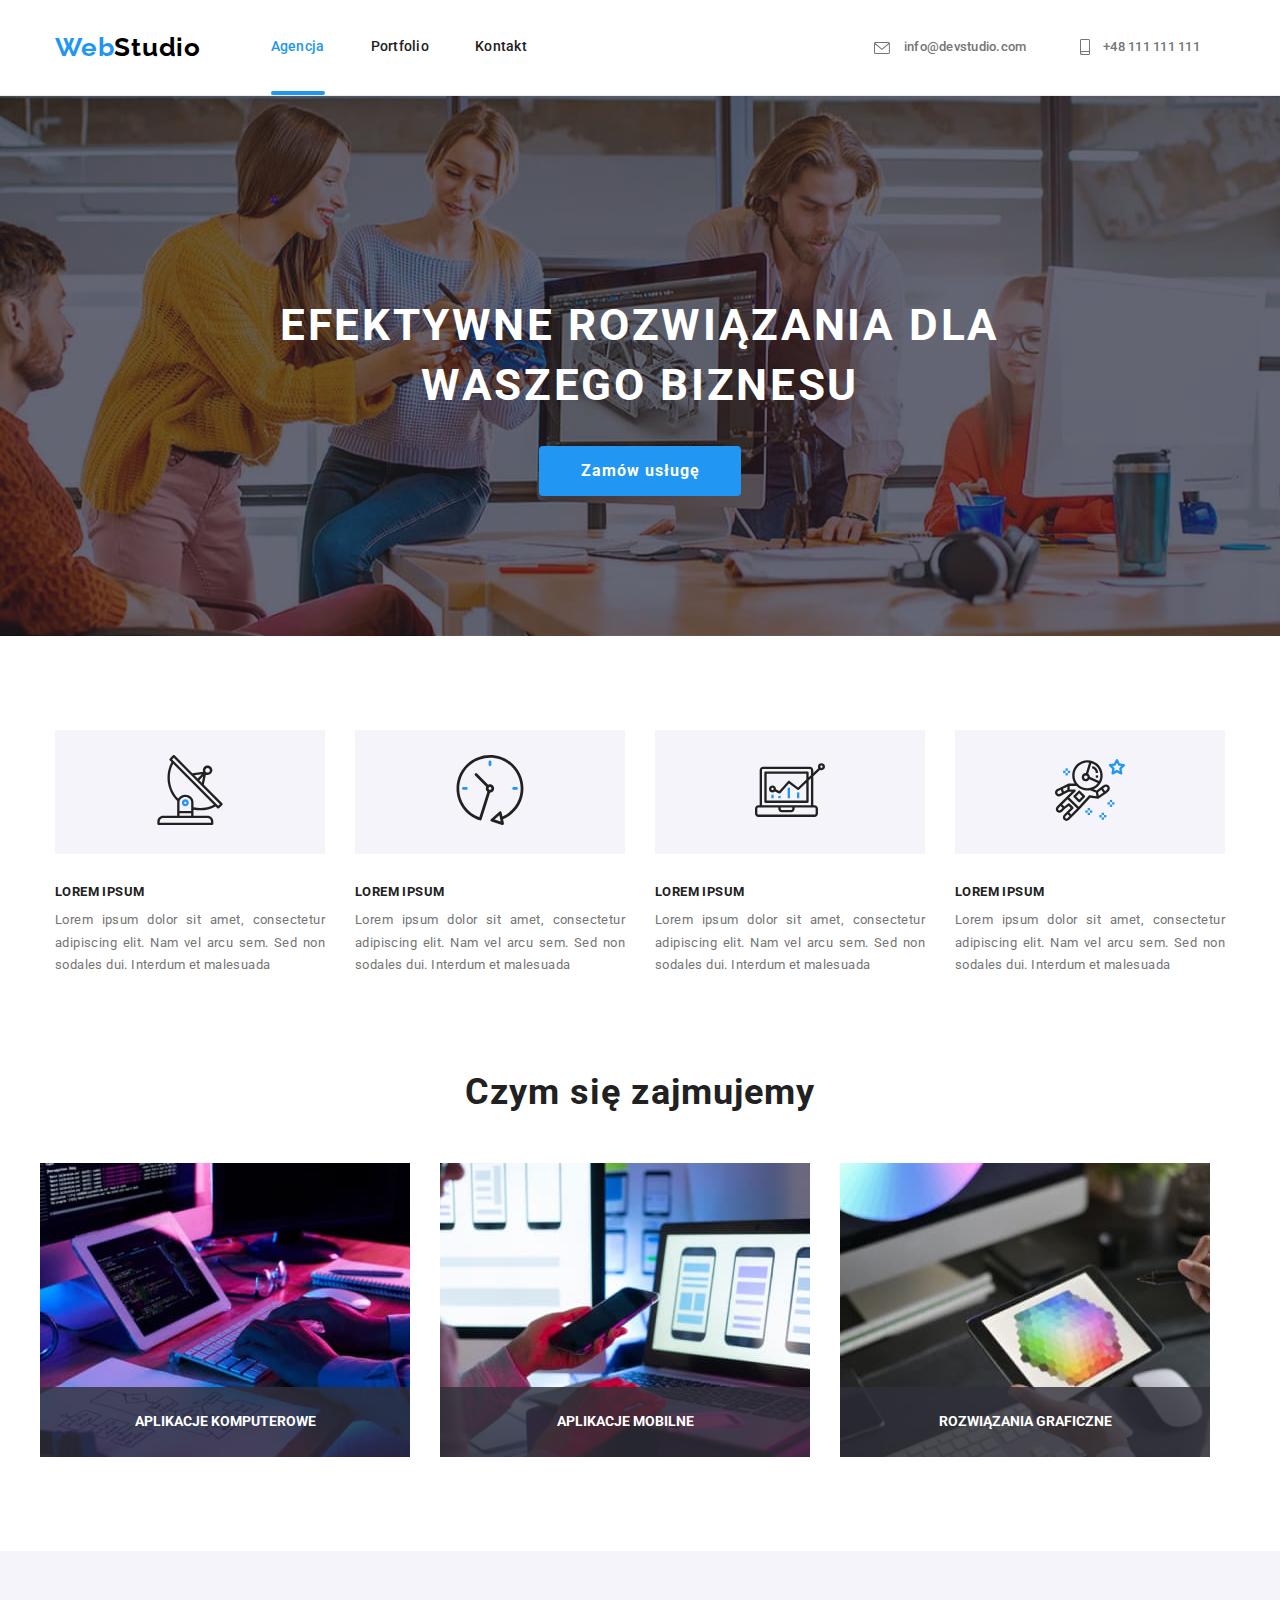
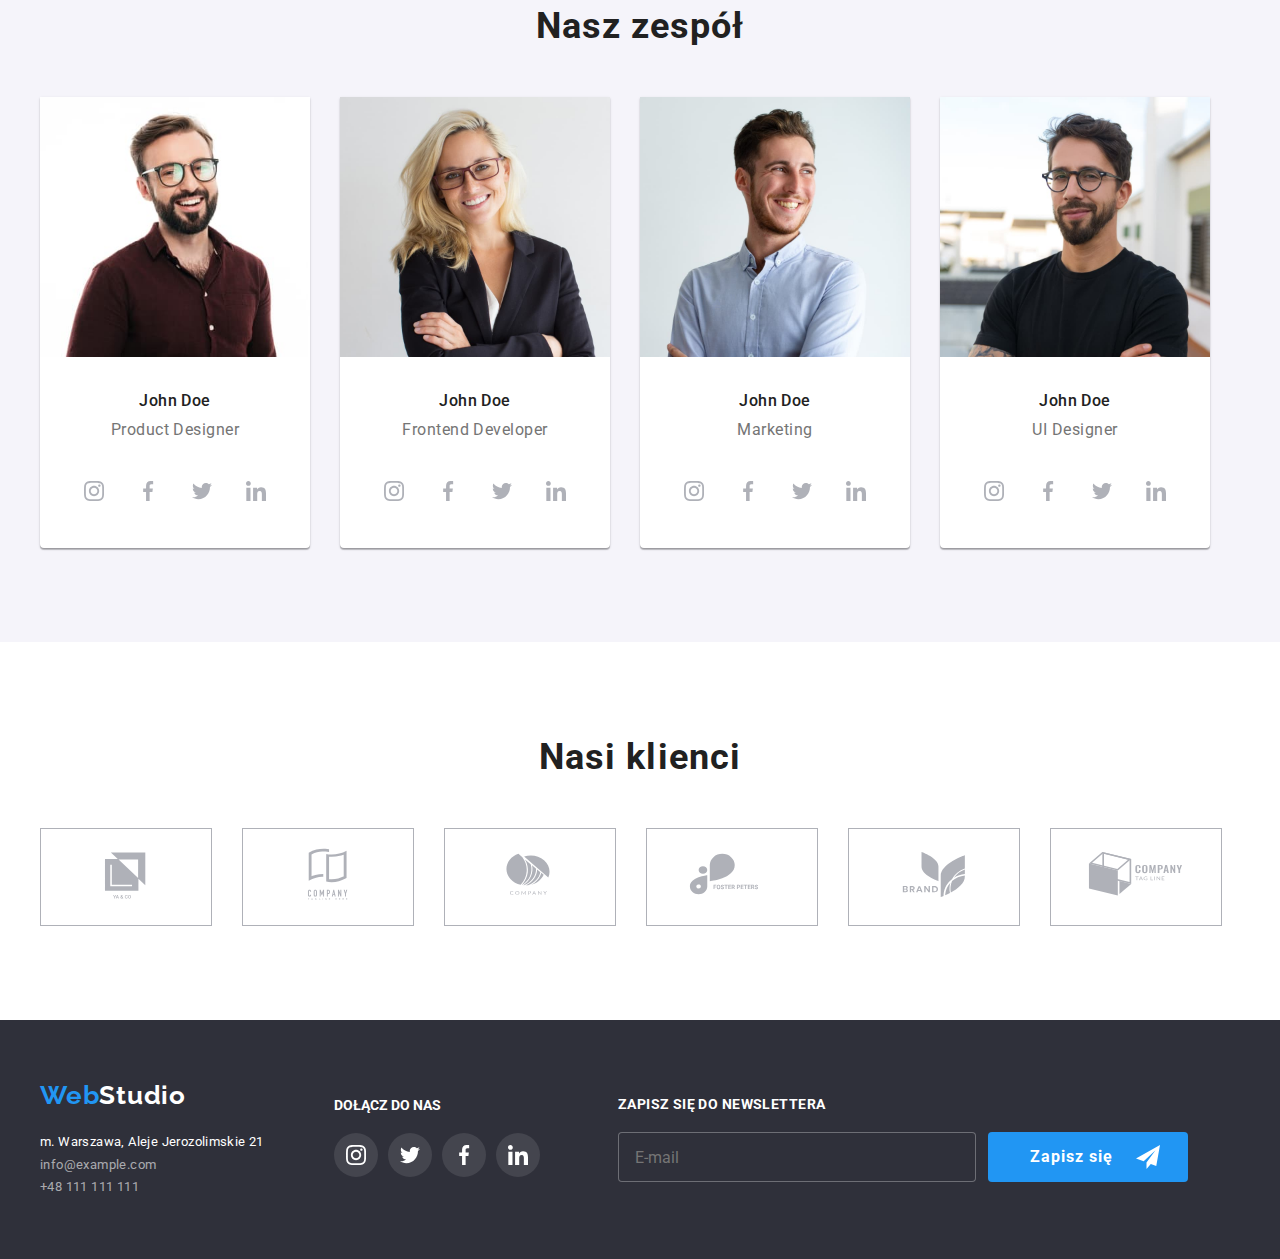
<file: index.html>
<!DOCTYPE html>
<html lang="pl">
  <head>
    <meta charset="UTF-8" />
    <meta http-equiv="X-UA-Compatible" content="IE=edge" />
    <meta name="viewport" content="width=device-width, initial-scale=1.0" />
    <title>Web Studio</title>
    <link
      rel="stylesheet"
      href="https://cdnjs.cloudflare.com/ajax/libs/modern-normalize/1.0.0/modern-normalize.min.css"
    />
    <link rel="stylesheet" href="css/main.min.css" />
    <link rel="preconnect" href="https://fonts.googleapis.com" />
    <link rel="preconnect" href="https://fonts.gstatic.com" crossorigin />
    <link
      href="https://fonts.googleapis.com/css2?family=Raleway:wght@700&family=Roboto:wght@400;500;700;900&display=swap"
      rel="stylesheet"
    />
  </head>
  <body>
    <header class="header">
      <div class="header__container">
        <div class="nav-main">
          <a class="nav-main__logo" href="index.html"
            ><span class="nav-main__logo nav-main__logo--color">Web</span
            >Studio</a
          >
          <nav>
            <ul class="nav-list">
              <li class="nav-list__item">
                <a
                  class="nav-list__link nav-list__link--agency-active"
                  href="index.html"
                  >Agencja</a
                >
              </li>
              <li class="nav-list__item">
                <a class="nav-list__link" href="portfolio.html">Portfolio</a>
              </li>
              <li class="nav-list__item">
                <a class="nav-list__link" href="#">Kontakt</a>
              </li>
            </ul>
          </nav>
        </div>
        <div class="contact">
          <a class="contact__item" href="mailto:info@devstudio.com">
            <svg
              class="contact__icon contact__icon--envelope"
              width="16"
              height="12"
            >
              <use href="./images/icons.svg#icon-envelope"></use>
            </svg>
            info@devstudio.com</a
          >
          <a class="contact__item" href="tel:+48111111111">
            <svg
              class="contact__icon contact__icon--smartphone"
              width="10"
              height="16"
            >
              <use href="./images/icons.svg#icon-smartphone"></use>
            </svg>
            +48 111 111 111</a
          >
        </div>
      </div>
    </header>
    <main>
      <section class="main-header">
        <div class="main-header__container">
          <h1 class="main-header__caption">
            Efektywne rozwiązania dla waszego biznesu
          </h1>
          <button class="main-header__button" type="button" data-modal-open>
            Zamów usługę
          </button>
          <div class="backdrop is-hidden" data-modal>
            <div class="modal">
              <button class="modal__btn-close" data-modal-close>&times;</button>
              <p class="modal__title">Zostaw swoje dane w formularzu poniżej</p>
              <form name="contact-form" class="modal-form">
                <label class="modal-form__label">
                  <svg class="modal-form__icon" width="20" height="20">
                    <use
                      href="./images/icons.svg#icon-person-black-18dp-1"
                    ></use>
                  </svg>
                  <span class="modal-form__name">Imię</span>
                  <input
                    type="text"
                    name="contact-name"
                    class="modal-form__input"
                    required
                  />
                </label>
                <label class="modal-form__label">
                  <svg class="modal-form__icon" width="20" height="20">
                    <use
                      href="./images/icons.svg#icon-phone-black-18dp-1"
                    ></use>
                  </svg>
                  <span class="modal-form__name">Telefon</span>
                  <input
                    type="tel"
                    name="contact-phone"
                    class="modal-form__input"
                    required
                    pattern="[0-9]{9}"
                  />
                </label>
                <label class="modal-form__label">
                  <svg class="modal-form__icon" width="20" height="20">
                    <use
                      href="./images/icons.svg#icon-email-black-18dp-1"
                    ></use>
                  </svg>
                  <span class="modal-form__name">Email</span>
                  <input
                    type="email"
                    name="contact-email"
                    class="modal-form__input"
                    required
                  />
                </label>
                <label class="modal-form__label">
                  <span class="modal-form__name">Komentarz</span>
                  <textarea
                    name="contact-coment"
                    placeholder="Wprowadź tekst"
                    class="modal-form__input modal-form__textarea"
                  ></textarea>
                </label>
                <div class="checkbox">
                  <label class="checkbox__item">
                    <input
                      class="checkbox__input"
                      type="checkbox"
                      name="regulations-and-privacy-policy"
                      value="accepted"
                      required
                    />
                    <svg class="accepted" width="16px" height="15px">
                      <use href="./images/icons.svg#icon-icon-check"></use>
                    </svg>
                    <svg class="not-accepted" width="16px" height="15px">
                      <use href="./images/icons.svg#icon-Vector"></use>
                    </svg>

                    <span
                      >Oświadczam, iż akceptuję <a href="#">Regulamin</a> i
                      <a href="#">Politykę Prywatności</a>.</span
                    ></label
                  >
                </div>
                <button type="submit" class="modal-form__button">Wyślij</button>
              </form>
            </div>
          </div>
        </div>
      </section>
      <section class="advantages">
        <div class="advantages__container">
          <ul class="description-list">
            <li>
              <div class="description-list__icon">
                <svg width="70" height="70">
                  <use href="./images/icons.svg#icon-antenna-1-1"></use>
                </svg>
              </div>
              <hgroup>
                <h2 class="description-list__header">Lorem Ipsum</h2>
                <p class="description-list__item">
                  Lorem ipsum dolor sit amet, consectetur adipiscing elit. Nam
                  vel arcu sem. Sed non sodales dui. Interdum et malesuada
                </p>
              </hgroup>
            </li>
            <li>
              <div class="description-list__icon">
                <svg width="70" height="70">
                  <use href="./images/icons.svg#icon-clock-1-1"></use>
                </svg>
              </div>
              <hgroup>
                <h2 class="description-list__header">Lorem Ipsum</h2>
                <p class="description-list__item">
                  Lorem ipsum dolor sit amet, consectetur adipiscing elit. Nam
                  vel arcu sem. Sed non sodales dui. Interdum et malesuada
                </p>
              </hgroup>
            </li>
            <li>
              <div class="description-list__icon">
                <svg width="70" height="70">
                  <use href="./images/icons.svg#icon-diagram-1-1"></use>
                </svg>
              </div>
              <hgroup>
                <h2 class="description-list__header">Lorem Ipsum</h2>
                <p class="description-list__item">
                  Lorem ipsum dolor sit amet, consectetur adipiscing elit. Nam
                  vel arcu sem. Sed non sodales dui. Interdum et malesuada
                </p>
              </hgroup>
            </li>
            <li>
              <div class="description-list__icon">
                <svg width="70" height="70">
                  <use href="./images/icons.svg#icon-astronaut-1-1"></use>
                </svg>
              </div>
              <hgroup>
                <h2 class="description-list__header">Lorem Ipsum</h2>
                <p class="description-list__item">
                  Lorem ipsum dolor sit amet, consectetur adipiscing elit. Nam
                  vel arcu sem. Sed non sodales dui. Interdum et malesuada
                </p>
              </hgroup>
            </li>
          </ul>
        </div>
      </section>
      <section class="tasks">
        <div class="tasks__container">
          <h2 class="tasks__item">Czym się zajmujemy</h2>
          <ul class="tasks-photos">
            <li>
              <div class="tasks-photos__box-title">
                <img
                  class="tasks-photos__item"
                  src="images/tasks/computer-apps.jpg"
                  alt="Osoba zajmująca się kodowaniem"
                />
                <div class="box-title">
                  <p class="box-title__text">Aplikacje komputerowe</p>
                </div>
              </div>
            </li>
            <li>
              <div class="tasks-photos__box-title">
                <img
                  class="tasks-photos__item"
                  src="images/tasks/mobile-apps.jpg"
                  alt="Mężczyzna trzymający telefon, pracujący na laptopie"
                />
                <div class="box-title">
                  <p class="box-title__text">Aplikacje mobilne</p>
                </div>
              </div>
            </li>
            <li>
              <div class="tasks-photos__box-title">
                <img
                  class="tasks-photos__item"
                  src="images/tasks/graphic-solutions.jpg"
                  alt="Tablet z paletą barw"
                />
                <div class="box-title">
                  <p class="box-title__text">Rozwiązania graficzne</p>
                </div>
              </div>
            </li>
          </ul>
        </div>
      </section>
      <section class="team">
        <div class="team__container">
          <h2 class="team__header">Nasz zespół</h2>
          <ul class="team-photos">
            <li>
              <figure class="team-photos__border">
                <img
                  src="images/members/product-designer.jpg"
                  alt="John Doe - Product Designer"
                  width="270"
                  height="260"
                />
                <figcaption>
                  <div class="employee">John Doe</div>
                  <div class="employee__job-position">Product Designer</div>
                  <ul class="team-social">
                    <li>
                      <a href="#" class="team-social__link" target="blank">
                        <svg class="team-social__icon" width="44" height="44">
                          <use
                            href="images/icons.svg#icon-instagram-2"
                            width="20"
                            height="20"
                            x="12"
                            y="12"
                          ></use>
                        </svg>
                      </a>
                    </li>
                    <li>
                      <a href="#" class="team-social__link" target="blank">
                        <svg class="team-social__icon" width="44" height="44">
                          <use
                            href="images/icons.svg#icon-facebook-1"
                            width="20"
                            height="20"
                            x="12"
                            y="12"
                          ></use>
                        </svg>
                      </a>
                    </li>
                    <li>
                      <a href="#" class="team-social__link" target="blank">
                        <svg class="team-social__icon" width="44" height="44">
                          <use
                            href="images/icons.svg#icon-twitter-1"
                            width="20"
                            height="20"
                            x="12"
                            y="12"
                          ></use>
                        </svg>
                      </a>
                    </li>
                    <li>
                      <a href="#" class="team-social__link" target="blank">
                        <svg class="team-social__icon" width="44" height="44">
                          <use
                            href="images/icons.svg#icon-linkedin-1"
                            width="20"
                            height="20"
                            x="12"
                            y="12"
                          ></use>
                        </svg>
                      </a>
                    </li>
                  </ul>
                </figcaption>
              </figure>
            </li>
            <li>
              <figure class="team-photos__border">
                <img
                  src="images/members/frontend-developer.jpg"
                  alt="John Doe - Frontend Developer"
                  width="270"
                  height="260"
                />
                <figcaption>
                  <div class="employee">John Doe</div>
                  <div class="employee__job-position">Frontend Developer</div>
                  <ul class="team-social">
                    <li>
                      <a href="#" class="team-social__link" target="blank">
                        <svg class="team-social__icon" width="44" height="44">
                          <use
                            class="team-icon"
                            href="images/icons.svg#icon-instagram-2"
                            width="20"
                            height="20"
                            x="12"
                            y="12"
                          ></use>
                        </svg>
                      </a>
                    </li>
                    <li>
                      <a href="#" class="team-social__link" target="blank">
                        <svg class="team-social__icon" width="44" height="44">
                          <use
                            href="images/icons.svg#icon-facebook-1"
                            width="20"
                            height="20"
                            x="12"
                            y="12"
                          ></use>
                        </svg>
                      </a>
                    </li>
                    <li>
                      <a href="#" class="team-social__link" target="blank">
                        <svg class="team-social__icon" width="44" height="44">
                          <use
                            href="images/icons.svg#icon-twitter-1"
                            width="20"
                            height="20"
                            x="12"
                            y="12"
                          ></use>
                        </svg>
                      </a>
                    </li>
                    <li>
                      <a href="#" class="team-social__link" target="blank">
                        <svg class="team-social__icon" width="44" height="44">
                          <use
                            href="images/icons.svg#icon-linkedin-1"
                            width="20"
                            height="20"
                            x="12"
                            y="12"
                          ></use>
                        </svg>
                      </a>
                    </li>
                  </ul>
                </figcaption>
              </figure>
            </li>
            <li>
              <figure class="team-photos__border">
                <img
                  src="images/members/marketing.jpg"
                  alt="John Doe - Marketing"
                  width="270"
                  height="260"
                />
                <figcaption>
                  <div class="employee">John Doe</div>
                  <div class="employee__job-position">Marketing</div>
                  <ul class="team-social">
                    <li>
                      <a href="#" class="team-social__link" target="blank">
                        <svg class="team-social__icon" width="44" height="44">
                          <use
                            class="team-icon"
                            href="images/icons.svg#icon-instagram-2"
                            width="20"
                            height="20"
                            x="12"
                            y="12"
                          ></use>
                        </svg>
                      </a>
                    </li>
                    <li>
                      <a href="#" class="team-social__link" target="blank">
                        <svg class="team-social__icon" width="44" height="44">
                          <use
                            href="images/icons.svg#icon-facebook-1"
                            width="20"
                            height="20"
                            x="12"
                            y="12"
                          ></use>
                        </svg>
                      </a>
                    </li>
                    <li>
                      <a href="#" class="team-social__link" target="blank">
                        <svg class="team-social__icon" width="44" height="44">
                          <use
                            href="images/icons.svg#icon-twitter-1"
                            width="20"
                            height="20"
                            x="12"
                            y="12"
                          ></use>
                        </svg>
                      </a>
                    </li>
                    <li>
                      <a href="#" class="team-social__link" target="blank">
                        <svg class="team-social__icon" width="44" height="44">
                          <use
                            href="images/icons.svg#icon-linkedin-1"
                            width="20"
                            height="20"
                            x="12"
                            y="12"
                          ></use>
                        </svg>
                      </a>
                    </li>
                  </ul>
                </figcaption>
              </figure>
            </li>
            <li>
              <figure class="team-photos__border">
                <img
                  src="images/members/ui-designer.jpg"
                  alt="John Doe - UI Designer"
                  width="270"
                  height="260"
                />
                <figcaption>
                  <div class="employee">John Doe</div>
                  <div class="employee__job-position">UI Designer</div>
                  <ul class="team-social">
                    <li>
                      <a href="#" class="team-social__link" target="blank">
                        <svg class="team-social__icon" width="44" height="44">
                          <use
                            class="team-icon"
                            href="images/icons.svg#icon-instagram-2"
                            width="20"
                            height="20"
                            x="12"
                            y="12"
                          ></use>
                        </svg>
                      </a>
                    </li>
                    <li>
                      <a href="#" class="team-social__link" target="blank">
                        <svg class="team-social__icon" width="44" height="44">
                          <use
                            href="images/icons.svg#icon-facebook-1"
                            width="20"
                            height="20"
                            x="12"
                            y="12"
                          ></use>
                        </svg>
                      </a>
                    </li>
                    <li>
                      <a href="#" class="team-social__link" target="blank">
                        <svg class="team-social__icon" width="44" height="44">
                          <use
                            href="images/icons.svg#icon-twitter-1"
                            width="20"
                            height="20"
                            x="12"
                            y="12"
                          ></use>
                        </svg>
                      </a>
                    </li>
                    <li>
                      <a href="#" class="team-social__link" target="blank">
                        <svg class="team-social__icon" width="44" height="44">
                          <use
                            href="images/icons.svg#icon-linkedin-1"
                            width="20"
                            height="20"
                            x="12"
                            y="12"
                          ></use>
                        </svg>
                      </a>
                    </li>
                  </ul>
                </figcaption>
              </figure>
            </li>
          </ul>
        </div>
      </section>
      <section class="clients">
        <h2 class="clients__header">Nasi klienci</h2>
        <ul class="clients-list">
          <li class="clients-list__item">
            <a href="#" class="clients-list__link" target="blank">
              <svg class="clients-list__icon" width="106" height="60">
                <use href="images/icons.svg#icon-yaco-logo"></use>
              </svg>
            </a>
          </li>
          <li class="clients-list__item">
            <a href="#" class="clients-list__link" target="blank">
              <svg class="clients-list__icon" width="106" height="60">
                <use href="images/icons.svg#icon-taglinehere-logo"></use>
              </svg>
            </a>
          </li>
          <li class="clients-list__item">
            <a href="#" class="clients-list__link" target="blank">
              <svg class="clients-list__icon" width="106" height="60">
                <use href="images/icons.svg#icon-company-logo"></use>
              </svg>
            </a>
          </li>
          <li class="clients-list__item">
            <a href="#" class="clients-list__link" target="blank">
              <svg class="clients-list__icon" width="106" height="60">
                <use href="images/icons.svg#icon-fosterpeters-logo"></use>
              </svg>
            </a>
          </li>
          <li class="clients-list__item">
            <a href="#" class="clients-list__link" target="blank">
              <svg class="clients-list__icon" width="106" height="60">
                <use href="images/icons.svg#icon-brand-logo"></use>
              </svg>
            </a>
          </li>
          <li class="clients-list__item">
            <a href="#" class="clients-list__link" target="blank">
              <svg class="clients-list__icon" width="106" height="60">
                <use href="images/icons.svg#icon-companytagline-logo"></use>
              </svg>
            </a>
          </li>
        </ul>
      </section>
    </main>
    <footer class="footer">
      <div class="footer__container">
        <div>
          <h2>
            <a class="footer-address" href="index.html"
              ><span class="nav-main__logo--color">Web</span>Studio</a
            >
          </h2>
          <address class="footer-item">
            <div class="footer-item__position">
              m. Warszawa, Aleje Jerozolimskie 21
            </div>
            <a class="footer-item__contact" href="info@example.com"
              >info@example.com</a
            ><br />
            <a class="footer-item__contact" href="tel:+48111111111"
              >+48 111 111 111</a
            >
          </address>
        </div>
        <div class="footer-social">
          <p class="footer-social__paragraph">Dołącz do nas</p>
          <ul class="footer-social__list">
            <li class="footer-social__item">
              <a href="#" class="footer-social__link" target="blank">
                <svg class="footer-social__icon" width="44" height="44">
                  <use
                    href="images/icons.svg#icon-instagram-2"
                    width="20"
                    height="20"
                    x="12"
                    y="12"
                  ></use>
                </svg>
              </a>
            </li>
            <li class="footer-social__item">
              <a href="#" class="footer-social__link" target="blank">
                <svg class="footer-social__icon" width="44" height="44">
                  <use
                    href="images/icons.svg#icon-twitter-1"
                    width="20"
                    height="20"
                    x="12"
                    y="12"
                  ></use>
                </svg>
              </a>
            </li>
            <li class="footer-social__item">
              <a href="#" class="footer-social__link" target="blank">
                <svg class="footer-social__icon" width="44" height="44">
                  <use
                    href="images/icons.svg#icon-facebook-1"
                    width="20"
                    height="20"
                    x="12"
                    y="12"
                  ></use>
                </svg>
              </a>
            </li>
            <li class="footer-social__item">
              <a href="#" class="footer-social__link" target="blank">
                <svg class="footer-social__icon" width="44" height="44">
                  <use
                    href="images/icons.svg#icon-linkedin-1"
                    width="20"
                    height="20"
                    x="12"
                    y="12"
                  ></use>
                </svg>
              </a>
            </li>
          </ul>
        </div>
        <div class="footer-form">
          <p class="footer-form__header">Zapisz się do newslettera</p>
          <form name="newsletter-form" class="footer-form__item">
            <label>
              <input
                class="footer-form__input"
                type="email"
                name="email"
                placeholder="E-mail"
                required
              />
            </label>
            <button class="footer-form__button" type="submit">
              <span>Zapisz się</span>
              <svg class="newsletter-icon" width="24" height="24">
                <use href="./images/icons.svg#icon-icon-send"></use>
              </svg>
            </button>
          </form>
        </div>
      </div>
    </footer>
    <script src="./js/modal.js"></script>
  </body>
</html>
</file>
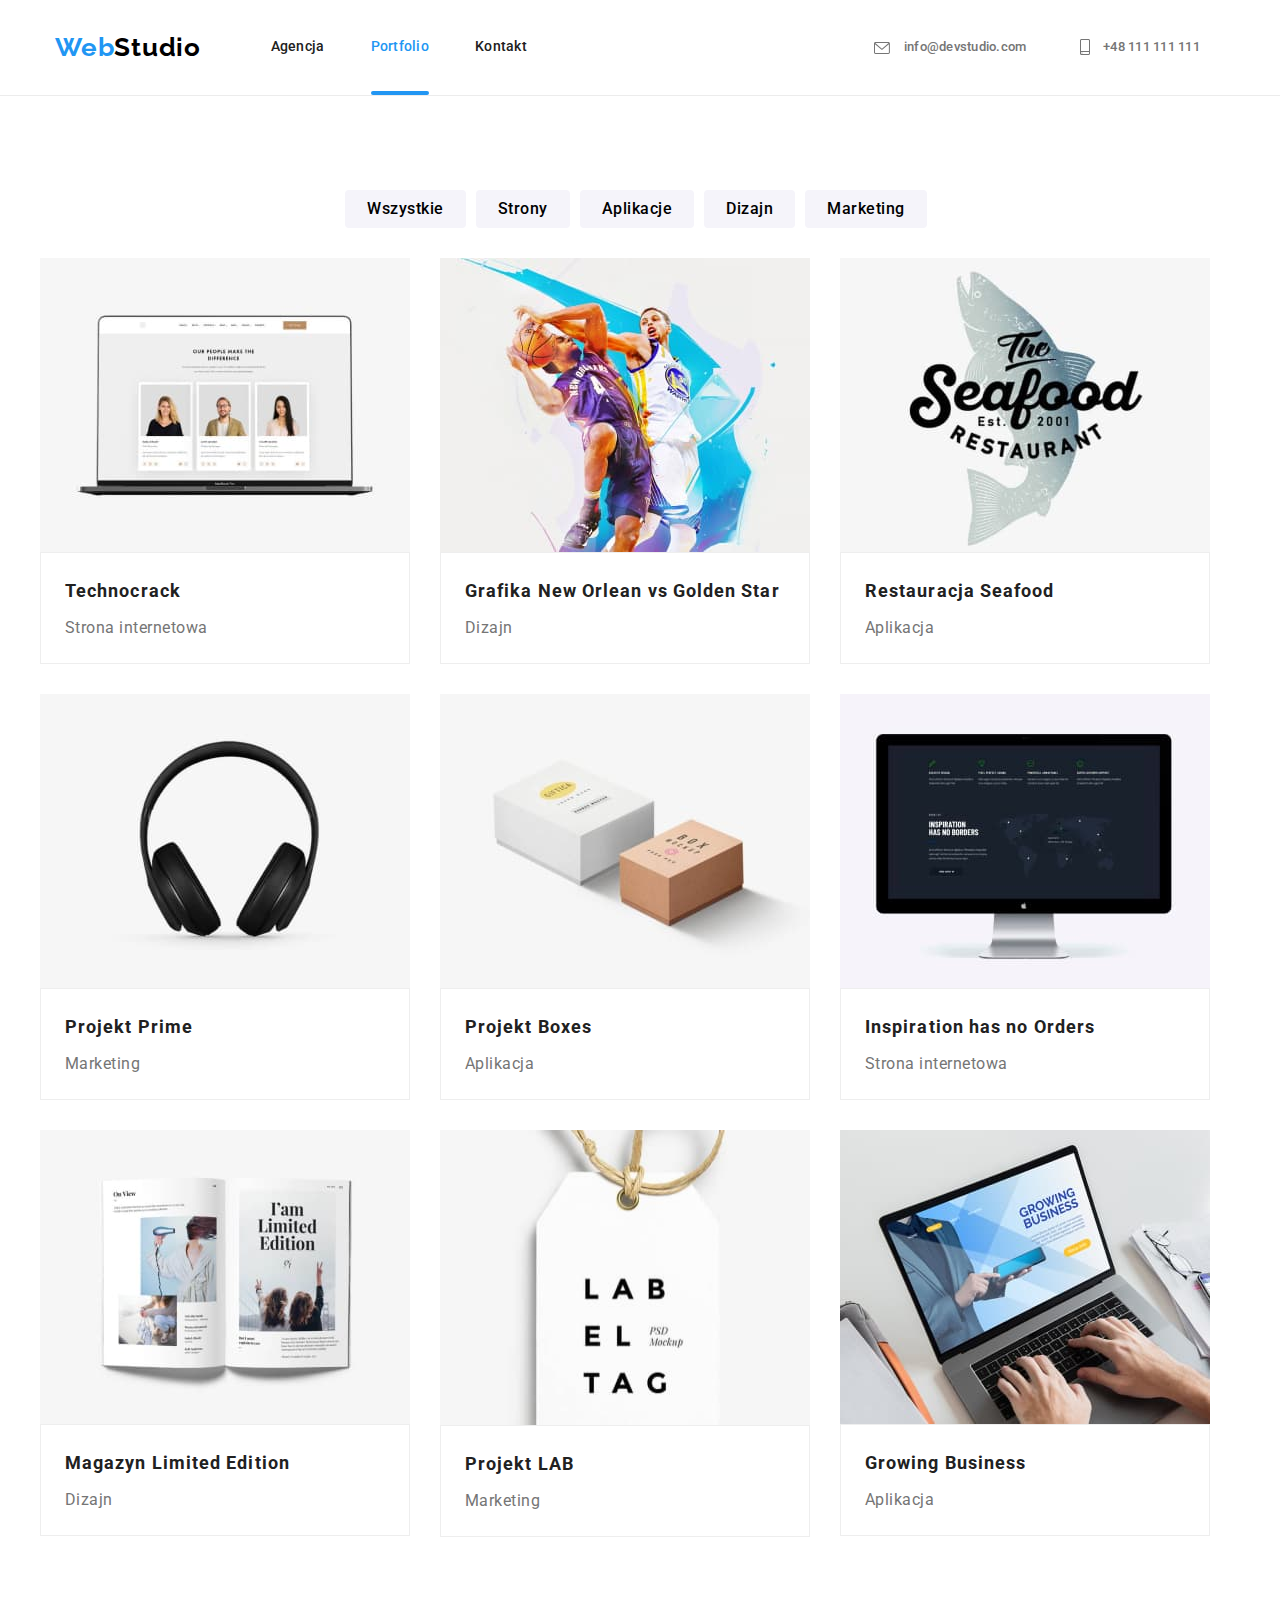
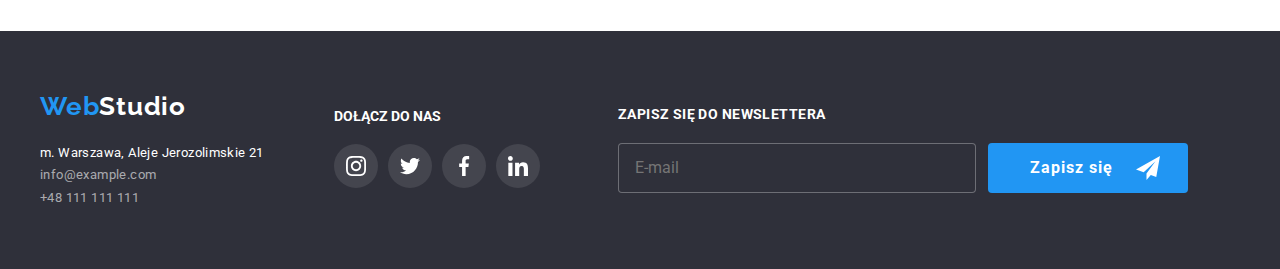
<file: portfolio.html>
<!DOCTYPE html>
<html lang="pl">
  <head>
    <meta charset="UTF-8" />
    <meta http-equiv="X-UA-Compatible" content="IE=edge" />
    <meta name="viewport" content="width=device-width, initial-scale=1.0" />
    <title>Web Studio</title>
    <link
      rel="stylesheet"
      href="https://cdnjs.cloudflare.com/ajax/libs/modern-normalize/1.0.0/modern-normalize.min.css"
    />
    <link rel="stylesheet" href="css/main.min.css" />
    <link rel="preconnect" href="https://fonts.googleapis.com" />
    <link rel="preconnect" href="https://fonts.gstatic.com" crossorigin />
    <link
      href="https://fonts.googleapis.com/css2?family=Raleway:wght@700&family=Roboto:wght@400;500;700;900&display=swap"
      rel="stylesheet"
    />
  </head>
  <body>
    <header class="header">
      <div class="header__container">
        <div class="nav-main">
          <a class="nav-main__logo" href="index.html"
            ><span class="nav-main__logo nav-main__logo--color">Web</span
            >Studio</a
          >
          <nav>
            <ul class="nav-list">
              <li class="nav-list__item">
                <a class="nav-list__link" href="index.html">Agencja</a>
              </li>
              <li class="nav-list__item">
                <a
                  class="nav-list__link nav-list__link--portfolio-active"
                  href="portfolio.html"
                  >Portfolio</a
                >
              </li>
              <li class="nav-list__item">
                <a class="nav-list__link" href="#">Kontakt</a>
              </li>
            </ul>
          </nav>
        </div>
        <div class="contact">
          <a class="contact__item" href="mailto:info@devstudio.com">
            <svg
              class="contact__icon contact__icon--envelope"
              width="16"
              height="12"
            >
              <use href="./images/icons.svg#icon-envelope"></use>
            </svg>
            info@devstudio.com</a
          >
          <a class="contact__item" href="tel:+48111111111">
            <svg
              class="contact__icon contact__icon--smartphone"
              width="10"
              height="16"
            >
              <use href="./images/icons.svg#icon-smartphone"></use>
            </svg>
            +48 111 111 111</a
          >
        </div>
      </div>
    </header>
    <main>
      <div class="portfolio">
        <div>
          <ul class="list-button">
            <li>
              <button class="list-button__item" type="button">Wszystkie</button>
            </li>
            <li>
              <button class="list-button__item" type="button">Strony</button>
            </li>
            <li>
              <button class="list-button__item" type="button">Aplikacje</button>
            </li>
            <li>
              <button class="list-button__item" type="button">Dizajn</button>
            </li>
            <li>
              <button class="list-button__item" type="button">Marketing</button>
            </li>
          </ul>
        </div>
        <div class="projects">
          <ul class="projects-list">
            <li class="projects-list__item">
              <figure>
                <div class="projects-photo">
                  <img
                    class="projects-photo__item"
                    src="images/projects/notebook.jpg"
                    alt="Laptop"
                    width="370"
                    height="294"
                  />
                  <div class="projects-photo__overlay">
                    <p>
                      Technocrack jest popularną platformą wykorzystywaną do
                      rozpowszechniania koronawirusa. Firmy wykorzystują tę
                      platformę do celów szpiegowskich i ataków na
                      niezabezpieczone serwery konkurencji.
                    </p>
                  </div>
                </div>
                <figcaption class="photo-sign">
                  <div class="photo-sign__item">Technocrack</div>
                  <div class="photo-sign__category">Strona internetowa</div>
                </figcaption>
              </figure>
            </li>
            <li class="projects-list__item">
              <figure>
                <div class="projects-photo">
                  <img
                    class="projects-photo__item"
                    src="images/projects/basketball.jpg"
                    alt="Koszykówka"
                    width="370"
                    height="294"
                  />
                  <div class="projects-photo__overlay">
                    <p>
                      Technocrack jest popularną platformą wykorzystywaną do
                      rozpowszechniania koronawirusa. Firmy wykorzystują tę
                      platformę do celów szpiegowskich i ataków na
                      niezabezpieczone serwery konkurencji.
                    </p>
                  </div>
                </div>
                <figcaption class="photo-sign">
                  <div class="photo-sign__item">
                    Grafika New Orlean vs Golden Star
                  </div>
                  <div class="photo-sign__category">Dizajn</div>
                </figcaption>
              </figure>
            </li>
            <li class="projects-list__item">
              <figure>
                <div class="projects-photo">
                  <img
                    class="projects-photo__item"
                    src="images/projects/logo.jpg"
                    alt="Logo restauracji Seafood"
                    width="370"
                    height="294"
                  />
                  <div class="projects-photo__overlay">
                    <p>
                      Technocrack jest popularną platformą wykorzystywaną do
                      rozpowszechniania koronawirusa. Firmy wykorzystują tę
                      platformę do celów szpiegowskich i ataków na
                      niezabezpieczone serwery konkurencji.
                    </p>
                  </div>
                </div>
                <figcaption class="photo-sign">
                  <div class="photo-sign__item">Restauracja Seafood</div>
                  <div class="photo-sign__category">Aplikacja</div>
                </figcaption>
              </figure>
            </li>
            <li class="projects-list__item">
              <figure>
                <div class="projects-photo">
                  <img
                    class="projects-photo__item"
                    src="images/projects/headphones.jpg"
                    alt="Słuchawki"
                    width="370"
                    height="294"
                  />
                  <div class="projects-photo__overlay">
                    <p>
                      Technocrack jest popularną platformą wykorzystywaną do
                      rozpowszechniania koronawirusa. Firmy wykorzystują tę
                      platformę do celów szpiegowskich i ataków na
                      niezabezpieczone serwery konkurencji.
                    </p>
                  </div>
                </div>
                <figcaption class="photo-sign">
                  <div class="photo-sign__item">Projekt Prime</div>
                  <div class="photo-sign__category">Marketing</div>
                </figcaption>
              </figure>
            </li>
            <li class="projects-list__item">
              <figure>
                <div class="projects-photo">
                  <img
                    class="projects-photo__item"
                    src="images/projects/boxes.jpg"
                    alt="Pudełka"
                    width="370"
                    height="294"
                  />
                  <div class="projects-photo__overlay">
                    <p>
                      Technocrack jest popularną platformą wykorzystywaną do
                      rozpowszechniania koronawirusa. Firmy wykorzystują tę
                      platformę do celów szpiegowskich i ataków na
                      niezabezpieczone serwery konkurencji.
                    </p>
                  </div>
                </div>
                <figcaption class="photo-sign">
                  <div class="photo-sign__item">Projekt Boxes</div>
                  <div class="photo-sign__category">Aplikacja</div>
                </figcaption>
              </figure>
            </li>
            <li class="projects-list__item">
              <figure>
                <div class="projects-photo">
                  <img
                    class="projects-photo__item"
                    src="images/projects/monitor.jpg"
                    alt="Monitor"
                    width="370"
                    height="294"
                  />
                  <div class="projects-photo__overlay">
                    <p>
                      Technocrack jest popularną platformą wykorzystywaną do
                      rozpowszechniania koronawirusa. Firmy wykorzystują tę
                      platformę do celów szpiegowskich i ataków na
                      niezabezpieczone serwery konkurencji.
                    </p>
                  </div>
                </div>
                <figcaption class="photo-sign">
                  <div class="photo-sign__item">Inspiration has no Orders</div>
                  <div class="photo-sign__category">Strona internetowa</div>
                </figcaption>
              </figure>
            </li>
            <li class="projects-list__item">
              <figure>
                <div class="projects-photo">
                  <img
                    class="projects-photo__item"
                    src="images/projects/book.jpg"
                    alt="Książka"
                    width="370"
                    height="294"
                  />
                  <div class="projects-photo__overlay">
                    <p>
                      Technocrack jest popularną platformą wykorzystywaną do
                      rozpowszechniania koronawirusa. Firmy wykorzystują tę
                      platformę do celów szpiegowskich i ataków na
                      niezabezpieczone serwery konkurencji.
                    </p>
                  </div>
                </div>
                <figcaption class="photo-sign">
                  <div class="photo-sign__item">Magazyn Limited Edition</div>
                  <div class="photo-sign__category">Dizajn</div>
                </figcaption>
              </figure>
            </li>
            <li class="projects-list__item">
              <figure>
                <div class="projects-photo">
                  <img
                    class="projects-photo__item"
                    src="images/projects/label.jpg"
                    alt="Etykieta"
                    width="370"
                    height="295"
                  />
                  <div class="projects-photo__overlay">
                    <p>
                      Technocrack jest popularną platformą wykorzystywaną do
                      rozpowszechniania koronawirusa. Firmy wykorzystują tę
                      platformę do celów szpiegowskich i ataków na
                      niezabezpieczone serwery konkurencji.
                    </p>
                  </div>
                </div>
                <figcaption class="photo-sign">
                  <div class="photo-sign__item">
                    Projekt
                    <span class="photo-sign__item photo-sign__item--uppercase"
                      >Lab</span
                    >
                  </div>
                  <div class="photo-sign__category">Marketing</div>
                </figcaption>
              </figure>
            </li>
            <li class="projects-list__item">
              <figure>
                <div class="projects-photo">
                  <img
                    class="projects-photo__item"
                    src="images/projects/notebook2.jpg"
                    alt="Praca na laptopie"
                    width="370"
                    height="294"
                  />
                  <div class="projects-photo__overlay">
                    <p>
                      Technocrack jest popularną platformą wykorzystywaną do
                      rozpowszechniania koronawirusa. Firmy wykorzystują tę
                      platformę do celów szpiegowskich i ataków na
                      niezabezpieczone serwery konkurencji.
                    </p>
                  </div>
                </div>
                <figcaption class="photo-sign">
                  <div class="photo-sign__item">Growing Business</div>
                  <div class="photo-sign__category">Aplikacja</div>
                </figcaption>
              </figure>
            </li>
          </ul>
        </div>
      </div>
    </main>
    <footer class="footer">
      <div class="footer__container">
        <div>
          <h2>
            <a class="footer-address" href="index.html"
              ><span class="nav-main__logo--color">Web</span>Studio</a
            >
          </h2>
          <address class="footer-item">
            <div class="footer-item__position">
              m. Warszawa, Aleje Jerozolimskie 21
            </div>
            <a class="footer-item__contact" href="info@example.com"
              >info@example.com</a
            ><br />
            <a class="footer-item__contact" href="tel:+48111111111"
              >+48 111 111 111</a
            >
          </address>
        </div>
        <div class="footer-social">
          <p class="footer-social__paragraph">Dołącz do nas</p>
          <ul class="footer-social__list">
            <li class="footer-social__item">
              <a href="#" class="footer-social__link" target="blank">
                <svg class="footer-social__icon" width="44" height="44">
                  <use
                    href="images/icons.svg#icon-instagram-2"
                    width="20"
                    height="20"
                    x="12"
                    y="12"
                  ></use>
                </svg>
              </a>
            </li>
            <li class="footer-social__item">
              <a href="#" class="footer-social__link" target="blank">
                <svg class="footer-social__icon" width="44" height="44">
                  <use
                    href="images/icons.svg#icon-twitter-1"
                    width="20"
                    height="20"
                    x="12"
                    y="12"
                  ></use>
                </svg>
              </a>
            </li>
            <li class="footer-social__item">
              <a href="#" class="footer-social__link" target="blank">
                <svg class="footer-social__icon" width="44" height="44">
                  <use
                    href="images/icons.svg#icon-facebook-1"
                    width="20"
                    height="20"
                    x="12"
                    y="12"
                  ></use>
                </svg>
              </a>
            </li>
            <li class="footer-social__item">
              <a href="#" class="footer-social__link" target="blank">
                <svg class="footer-social__icon" width="44" height="44">
                  <use
                    href="images/icons.svg#icon-linkedin-1"
                    width="20"
                    height="20"
                    x="12"
                    y="12"
                  ></use>
                </svg>
              </a>
            </li>
          </ul>
        </div>
        <div class="footer-form">
          <p class="footer-form__header">Zapisz się do newslettera</p>
          <form name="newsletter-form" class="footer-form__item">
            <label>
              <input
                class="footer-form__input"
                type="email"
                name="email"
                placeholder="E-mail"
                required
              />
            </label>
            <button class="footer-form__button" type="submit">
              <span>Zapisz się</span>
              <svg class="newsletter-icon" width="24" height="24">
                <use href="./images/icons.svg#icon-icon-send"></use>
              </svg>
            </button>
          </form>
        </div>
      </div>
    </footer>
  </body>
</html>
</file>
<file: css/main.min.css>
*{margin:0;padding:0;text-decoration:none}body{font-family:"Roboto",sans-serif;color:#212121}.content,.clients,.team,.advantages{padding-top:94px;padding-bottom:94px}.container,.footer__container,.projects,.portfolio,.clients,.team__container,.tasks__container,.advantages,.main-header__container,.header__container{width:1200px;margin:0 auto}.header{background-color:#fff;border-bottom:1px solid #ececec}.header__container{display:-webkit-box;display:-ms-flexbox;display:flex;-webkit-box-pack:justify;-ms-flex-pack:justify;justify-content:space-between;-webkit-box-align:center;-ms-flex-align:center;align-items:center;padding:0 15px}.nav-main{display:-webkit-box;display:-ms-flexbox;display:flex;-webkit-box-align:center;-ms-flex-align:center;align-items:center}.nav-main__logo{font-family:"Raleway",sans-serif;font-weight:700;font-size:1.625rem;line-height:1.19;letter-spacing:.03em;color:#000;padding:32px 0}.nav-main__logo--color{color:#2196f3}.nav-list{font-weight:500;font-size:.875rem;line-height:1.14;letter-spacing:.02em;list-style-type:none;display:-webkit-box;display:-ms-flexbox;display:flex;padding:24px 0;margin-left:46.5px}.nav-list__item{margin:0 23px}.nav-list__link{color:#212121;-webkit-transition-property:color;transition-property:color;-webkit-transition-duration:250ms;transition-duration:250ms;-webkit-transition-timing-function:cubic-bezier(0.4, 0, 0.2, 1);transition-timing-function:cubic-bezier(0.4, 0, 0.2, 1)}.nav-list__link:hover,.nav-list__link:focus,.nav-list__link:active{color:#2196f3}.nav-list__link--agency-active{position:relative;color:#2196f3}.nav-list__link--agency-active::after{content:"";position:absolute;display:block;top:53px;width:100%;height:4px;background-color:#2196f3;border-radius:2px}.nav-list__link--portfolio-active{position:relative;color:#2196f3}.nav-list__link--portfolio-active::after{content:"";position:absolute;display:block;top:53px;width:100%;height:4px;background-color:#2196f3;border-radius:2px}.contact{font-weight:500;font-size:.825rem;line-height:1.14;letter-spacing:.02em;-webkit-box-align:space-between;-ms-flex-align:space-between;align-items:space-between;fill:currentColor}.contact__item{color:#757575;margin:0 25px;-webkit-transition-duration:250ms;transition-duration:250ms;-webkit-transition-timing-function:cubic-bezier(0.4, 0, 0.2, 1);transition-timing-function:cubic-bezier(0.4, 0, 0.2, 1)}.contact__item:hover,.contact__item:focus{color:#2196f3}.contact__item:hover .contact__icon,.contact__item:focus .contact__icon{color:#2196f3}.contact__icon--envelope{vertical-align:middle;margin-right:10px}.contact__icon--smartphone{vertical-align:text-top;margin-right:10px}.main-header{padding-top:0px;text-align:center;background-image:-webkit-gradient(linear, left top, left bottom, from(rgba(47, 48, 58, 0.4)), to(rgba(47, 48, 58, 0.4))),url(../images/background-image.jpg);background-image:linear-gradient(to bottom, rgba(47, 48, 58, 0.4), rgba(47, 48, 58, 0.4)),url(../images/background-image.jpg);background-position:center;background-repeat:no-repeat;background-size:1600px}.main-header__container{display:-webkit-box;display:-ms-flexbox;display:flex;-webkit-box-orient:vertical;-webkit-box-direction:normal;-ms-flex-direction:column;flex-direction:column;-webkit-box-pack:center;-ms-flex-pack:center;justify-content:center;-webkit-box-align:center;-ms-flex-align:center;align-items:center;text-align:center;padding:200px 226px 140px}.main-header__caption{font-size:2.75rem;line-height:1.36;text-align:center;letter-spacing:.06em;text-transform:uppercase;color:#fff;padding-bottom:30px}.main-header__button{position:relative;font-weight:700;font-size:1rem;line-height:1.87;-webkit-box-align:center;-ms-flex-align:center;align-items:center;text-align:center;letter-spacing:.06em;cursor:pointer;color:#fff;background-color:#2196f3;border:none;border-radius:4px;padding:10px 41px 10px 42px}.description-list{list-style-type:none;display:-webkit-box;display:-ms-flexbox;display:flex;-webkit-box-pack:center;-ms-flex-pack:center;justify-content:center;padding:0 15px;gap:30px}.description-list__icon{background-color:#f5f4fa;padding:25px 100px;margin-bottom:30px}.description-list__header{font-size:.825rem;line-height:1.14;letter-spacing:.03em;text-transform:uppercase;padding-bottom:10px}.description-list__item{font-size:.825rem;line-height:1.71;letter-spacing:.03em;color:#757575;text-align:justify}.tasks{padding:0 15px}.tasks__item{font-size:2.25rem;line-height:1.17;text-align:center;letter-spacing:.03em;padding-bottom:50px}.tasks-photos{list-style-type:none;display:-webkit-box;display:-ms-flexbox;display:flex;gap:30px;padding-bottom:94px}.tasks-photos__box-title{position:relative;overflow:hidden}.tasks-photos__item{display:block}.box-title{position:absolute;bottom:0;left:0;width:370px;height:70px;background-color:rgba(47,48,58,.8);color:#fff;font-weight:700;font-size:.875rem;line-height:1;text-transform:uppercase;text-align:center}.box-title__text{padding-top:27px}.team{background-color:#f5f4fa;padding-top:54px}.team__header{font-size:2.25rem;line-height:1.17;text-align:center;letter-spacing:.03em;padding-bottom:50px}.team-photos{list-style-type:none;display:-webkit-box;display:-ms-flexbox;display:flex;gap:30px}.team-photos__border{background-color:#fff;-webkit-box-shadow:0px 1px 3px rgba(0,0,0,.1215686275),0px 1px 1px rgba(0,0,0,.1411764706),0px 2px 1px rgba(0,0,0,.2);box-shadow:0px 1px 3px rgba(0,0,0,.1215686275),0px 1px 1px rgba(0,0,0,.1411764706),0px 2px 1px rgba(0,0,0,.2);border-radius:0px 0px 4px 4px}.employee{font-weight:500;font-size:1rem;line-height:1.19;letter-spacing:.03em;padding-top:30px;padding-bottom:10px;text-align:center}.employee__job-position{font-size:1rem;line-height:1.19;letter-spacing:.03em;color:#757575;padding-bottom:30px;text-align:center}.team-social{list-style-type:none;display:-webkit-box;display:-ms-flexbox;display:flex;-webkit-box-pack:justify;-ms-flex-pack:justify;justify-content:space-between;padding:0 32px;padding-bottom:30px}.team-social__icon{-webkit-box-pack:center;-ms-flex-pack:center;justify-content:center;fill:#afb1b8;border-radius:50%;-webkit-transition-duration:250ms;transition-duration:250ms;-webkit-transition-timing-function:cubic-bezier(0.4, 0, 0.2, 1);transition-timing-function:cubic-bezier(0.4, 0, 0.2, 1)}.team-social__icon:hover,.team-social__icon:focus{fill:#fff;background-color:#2196f3}.clients{padding-top:94px;text-align:center}.clients__header{font-size:2.25rem;line-height:1.17;text-align:center;letter-spacing:.03em;padding-bottom:50px}.clients-list{display:-webkit-box;display:-ms-flexbox;display:flex}.clients-list__item{margin-right:30px;padding:16px 32px;border:1px solid #afb1b8;border-radius:#afb1b8;display:-webkit-box;display:-ms-flexbox;display:flex;-webkit-box-pack:center;-ms-flex-pack:center;justify-content:center;-webkit-box-align:center;-ms-flex-align:center;align-items:center;cursor:pointer;-webkit-transition-duration:250ms;transition-duration:250ms;-webkit-transition-timing-function:cubic-bezier(0.4, 0, 0.2, 1);transition-timing-function:cubic-bezier(0.4, 0, 0.2, 1)}.clients-list__item:last-child{margin-right:0}.clients-list__item:hover{border:1px solid #2196f3}.clients-list__icon{fill:#afb1b8;-webkit-transition-duration:250ms;transition-duration:250ms;-webkit-transition-timing-function:cubic-bezier(0.4, 0, 0.2, 1);transition-timing-function:cubic-bezier(0.4, 0, 0.2, 1)}.clients-list__item:hover .clients-list__icon{fill:#2196f3}.portfolio{padding-top:94px;padding-bottom:94px}.list-button{list-style-type:none;display:-webkit-box;display:-ms-flexbox;display:flex;-webkit-box-pack:space-evenly;-ms-flex-pack:space-evenly;justify-content:space-evenly;padding-left:295px;padding-right:303px}.list-button__item{font-family:"Roboto",sans-serif;font-weight:500;font-size:1rem;line-height:1.62;letter-spacing:.03em;cursor:pointer;border:none;border-radius:4px;background-color:#f5f4fa;padding:6px 22px;-webkit-transition-duration:250ms;transition-duration:250ms;-webkit-transition-timing-function:cubic-bezier(0.4, 0, 0.2, 1);transition-timing-function:cubic-bezier(0.4, 0, 0.2, 1)}.list-button__item:hover,.list-button__item:focus{color:#fff;background-color:#2196f3;-webkit-box-shadow:0px 3px 1px rgba(0,0,0,.1019607843),0px 1px 2px rgba(0,0,0,.0784313725),0px 2px 2px rgba(0,0,0,.1215686275);box-shadow:0px 3px 1px rgba(0,0,0,.1019607843),0px 1px 2px rgba(0,0,0,.0784313725),0px 2px 2px rgba(0,0,0,.1215686275)}.projects-list{list-style-type:none;display:-webkit-box;display:-ms-flexbox;display:flex;-ms-flex-wrap:wrap;flex-wrap:wrap;gap:30px;padding-top:30px}.projects-list__item{position:relative;overflow:hidden;background-color:#fff;-webkit-transition-duration:250ms;transition-duration:250ms;-webkit-transition-timing-function:cubic-bezier(0.4, 0, 0.2, 1);transition-timing-function:cubic-bezier(0.4, 0, 0.2, 1)}.projects-list__item:hover,.projects-list__item:focus{-webkit-box-shadow:0px 1px 1px rgba(0,0,0,.1215686275),0px 4px 4px rgba(0,0,0,.0588235294),1px 4px 6px rgba(0,0,0,.1607843137);box-shadow:0px 1px 1px rgba(0,0,0,.1215686275),0px 4px 4px rgba(0,0,0,.0588235294),1px 4px 6px rgba(0,0,0,.1607843137)}.projects-photo{position:relative;overflow:hidden}.projects-photo__item{vertical-align:middle}.projects-photo__overlay{position:absolute;top:0;left:0;width:100%;height:100%;background-color:rgba(33,150,243,.9019607843);display:-webkit-box;display:-ms-flexbox;display:flex;-webkit-box-align:center;-ms-flex-align:center;align-items:center;margin:0;-webkit-transform:translateY(101%);transform:translateY(101%);-webkit-transition:-webkit-transform 250ms ease;transition:-webkit-transform 250ms ease;transition:transform 250ms ease;transition:transform 250ms ease, -webkit-transform 250ms ease}.projects-photo__overlay p{color:#fff;font-size:1.125rem;line-height:1.6;padding-left:24px;padding-right:24px}.projects-list__item:hover .projects-photo__overlay{-webkit-transform:translateY(0);transform:translateY(0);-webkit-transition:-webkit-transform 250ms ease cubic-bezier(0.4, 0, 0.2, 1);transition:-webkit-transform 250ms ease cubic-bezier(0.4, 0, 0.2, 1);transition:transform 250ms ease cubic-bezier(0.4, 0, 0.2, 1);transition:transform 250ms ease cubic-bezier(0.4, 0, 0.2, 1), -webkit-transform 250ms ease cubic-bezier(0.4, 0, 0.2, 1)}.photo-sign{padding:20px 24px;border:1px solid #eee}.photo-sign__item{font-weight:700;font-size:1.125rem;line-height:2;letter-spacing:.06em;padding-bottom:4px}.photo-sign__item--uppercase{text-transform:uppercase}.photo-sign__category{font-size:1rem;line-height:1.87;letter-spacing:.03em;color:#757575}.footer{background-color:#2f303a;padding-top:60px}.footer__container{display:-webkit-box;display:-ms-flexbox;display:flex;-webkit-box-orient:horizontal;-webkit-box-direction:normal;-ms-flex-direction:row;flex-direction:row;-webkit-box-align:center;-ms-flex-align:center;align-items:center;padding-bottom:60px}.footer .footer-address{font-family:"Raleway",sans-serif;font-weight:700;font-size:1.625rem;line-height:1.19;letter-spacing:.03em;color:#fff}.footer-item{padding-top:20px}.footer-item__position{font-style:normal;font-size:.825rem;line-height:1.71;letter-spacing:.03em;color:#fff}.footer-item__contact{font-style:normal;font-size:.825rem;line-height:1.71;letter-spacing:.03em;color:rgba(255,255,255,.6);padding-top:9px;-webkit-transition-duration:250ms;transition-duration:250ms;-webkit-transition-timing-function:cubic-bezier(0.4, 0, 0.2, 1);transition-timing-function:cubic-bezier(0.4, 0, 0.2, 1)}.footer-item__contact:hover,.footer-item__contact:focus{color:#2196f3}.footer-social{margin-left:70px}.footer-social__paragraph{color:#fff;font-size:.875rem;font-weight:700;text-transform:uppercase;margin-bottom:20px}.footer-social__list{display:-webkit-box;display:-ms-flexbox;display:flex;-webkit-box-pack:justify;-ms-flex-pack:justify;justify-content:space-between;gap:10px;list-style-type:none}.footer-social__icon{fill:#fff;background-color:rgba(255,255,255,.1019607843);border-radius:50%;-webkit-transition-duration:250ms;transition-duration:250ms;-webkit-transition-timing-function:cubic-bezier(0.4, 0, 0.2, 1);transition-timing-function:cubic-bezier(0.4, 0, 0.2, 1)}.footer-social__icon:hover{background-color:#2196f3}.footer-form{margin-left:78px}.footer-form__header{padding-bottom:20px;font-style:normal;font-weight:700;font-size:.875rem;line-height:1.12;letter-spacing:.03em;text-transform:uppercase;color:#fff}.footer-form__item{display:-webkit-box;display:-ms-flexbox;display:flex;-webkit-box-pack:center;-ms-flex-pack:center;justify-content:center;-webkit-box-align:center;-ms-flex-align:center;align-items:center;gap:12px}.footer-form__input{color:rgba(255,255,255,.6);padding-left:16px;width:358px;height:50px;border:1px solid rgba(255,255,255,.3019607843);border-radius:4px;background-color:#2f303a;-webkit-transition-property:border;transition-property:border;-webkit-transition-duration:250ms;transition-duration:250ms;-webkit-transition-timing-function:cubic-bezier(0.4, 0, 0.2, 1);transition-timing-function:cubic-bezier(0.4, 0, 0.2, 1)}.footer-form__button{width:200px;height:50px;font-style:normal;font-weight:700;font-size:1rem;line-height:1.875;letter-spacing:.06em;color:#fff;background-color:#2196f3;border:none;border-radius:4px;display:-webkit-box;display:-ms-flexbox;display:flex;-webkit-box-align:center;-ms-flex-align:center;align-items:center;text-align:center;gap:24px;padding-left:42px;cursor:pointer}.is-hidden{visibility:hidden;pointer-events:none;opacity:0}.backdrop{position:fixed;left:0;top:0;width:100%;height:100%;background-color:rgba(0,0,0,.5019607843);z-index:1}.modal{position:absolute;top:50%;left:50%;width:528px;padding:40px;min-height:581px;background-color:#fff;-webkit-box-shadow:0px 1px 3px rgba(0,0,0,.1215686275),0px 1px 1px rgba(0,0,0,.14),0px 2px 1px rgba(0,0,0,.2);box-shadow:0px 1px 3px rgba(0,0,0,.1215686275),0px 1px 1px rgba(0,0,0,.14),0px 2px 1px rgba(0,0,0,.2);border-radius:4px;-webkit-transform:translate(-50%, -50%) scale(1);transform:translate(-50%, -50%) scale(1);-webkit-transition-property:-webkit-transform;transition-property:-webkit-transform;transition-property:transform;transition-property:transform, -webkit-transform;-webkit-transition-duration:250ms;transition-duration:250ms;-webkit-transition-timing-function:cubic-bezier(0.4, 0, 0.2, 1);transition-timing-function:cubic-bezier(0.4, 0, 0.2, 1)}.modal .backdrop.is-hidden .modal{-webkit-transform:translate(-50%, -50%) scale(0.4);transform:translate(-50%, -50%) scale(0.4);-webkit-transition-duration:250ms;transition-duration:250ms;-webkit-transition-timing-function:cubic-bezier(0.4, 0, 0.2, 1);transition-timing-function:cubic-bezier(0.4, 0, 0.2, 1)}.modal__btn-close{position:absolute;top:8px;right:8px;width:30px;height:30px;border:1px solid rgba(0,0,0,.1019607843);background-color:#fff;border-radius:50%;cursor:pointer}.modal__title{font-style:normal;font-weight:700;font-size:1.25rem;line-height:1.15;text-align:center;letter-spacing:.03em;color:#212121;padding-bottom:12px}.modal-form__label .modal-form__icon{-webkit-transition-property:fill;transition-property:fill;-webkit-transition-duration:250ms;transition-duration:250ms;-webkit-transition-timing-function:cubic-bezier(0.4, 0, 0.2, 1);transition-timing-function:cubic-bezier(0.4, 0, 0.2, 1)}.modal-form__label:hover .modal-form__icon{fill:#2196f3}.modal-form__label{display:block;position:relative;font-size:12px;margin-bottom:10px;color:#757575}.modal-form__icon{position:absolute;top:27px;left:13px}.modal-form__name{display:-webkit-box;display:-ms-flexbox;display:flex;-webkit-box-pack:start;-ms-flex-pack:start;justify-content:flex-start}.modal-form__input{display:block;width:100%;height:40px;border:1px solid rgba(33,33,33,.2);border-radius:4px;margin-top:4px;padding-left:40px;-webkit-transition-property:border;transition-property:border;-webkit-transition-duration:250ms;transition-duration:250ms;-webkit-transition-timing-function:cubic-bezier(0.4, 0, 0.2, 1);transition-timing-function:cubic-bezier(0.4, 0, 0.2, 1)}.modal-form__input:hover,.modal-form__input:active,.modal-form__input:focus{border:1px solid #2196f3;outline:none}.modal-form__label:has(.modal-form__input:focus) .modal-form__icon{fill:#2196f3}.modal-form__textarea{height:120px;resize:none;padding:12px 16px;font-size:12px;color:rgba(117,117,117,.5019607843)}.modal-form__button{padding:10px 76px;margin:30px 120px;background-color:#2196f3;-webkit-box-shadow:0px 4px 4px rgba(0,0,0,.1490196078);box-shadow:0px 4px 4px rgba(0,0,0,.1490196078);border-radius:4px;color:#fff;font-weight:700;font-size:16px;line-height:2;border:none;cursor:pointer}.checkbox{display:-webkit-box;display:-ms-flexbox;display:flex;-webkit-box-align:center;-ms-flex-align:center;align-items:center;-webkit-box-pack:center;-ms-flex-pack:center;justify-content:center;margin-bottom:30px;position:relative}.checkbox__input{opacity:0}.checkbox .accepted{fill:#fff;background-color:#2196f3;border-radius:2px;position:absolute;-webkit-transform:translate(-125%, 25%);transform:translate(-125%, 25%);z-index:1;opacity:0}.checkbox__input:checked+.accepted{opacity:1}.checkbox .not-accepted{position:absolute;-webkit-transform:translate(-125%, 25%);transform:translate(-125%, 25%)}.checkbox__item{font-size:14px;line-height:1.7;letter-spacing:.03em;color:#757575}.checkbox__item span{margin-left:7px}.checkbox__item a{color:#2196f3}/*# sourceMappingURL=main.min.css.map */
</file>
